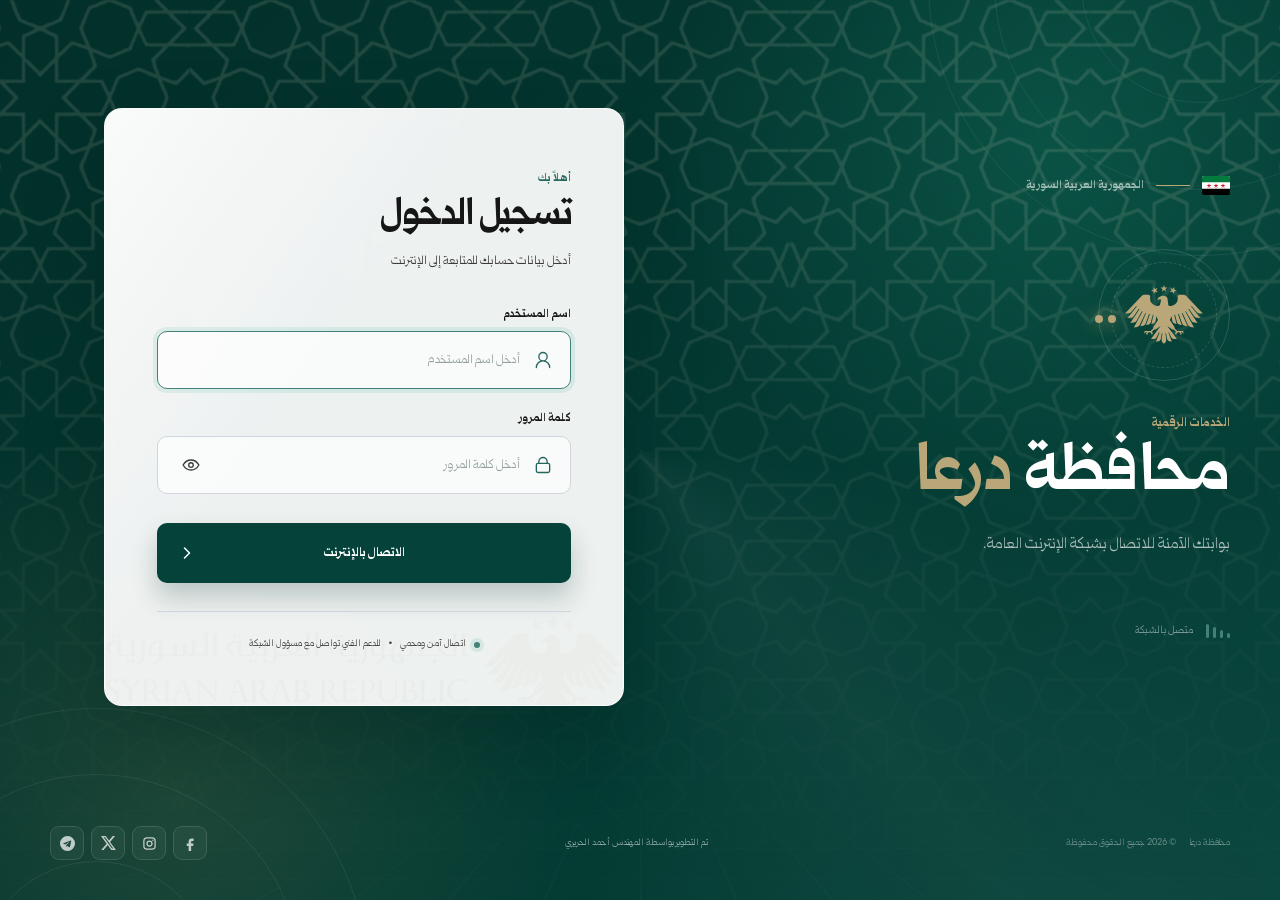
<file: index.html>
<!doctype html>
<html lang="ar" dir="rtl">
  <head>
    <meta charset="UTF-8" />
    <meta name="viewport" content="width=device-width, initial-scale=1" />
    <meta name="theme-color" content="#123f35" />
    <meta name="description" content="بوابة الدخول إلى شبكة الإنترنت في محافظة درعا" />
    <title>بوابة الإنترنت | محافظة درعا</title>
    <link rel="icon" href="assets/brand/logo.svg" type="image/svg+xml" />
    <link rel="stylesheet" href="assets/css/main.css" />
    <script src="assets/js/main.js" defer></script>
  </head>

  <body>
    <div class="ambient" aria-hidden="true">
      <span class="ambient__orb ambient__orb--one"></span>
      <span class="ambient__orb ambient__orb--two"></span>
      <span class="ambient__grid"></span>
    </div>

    <main class="portal-shell">
      <section class="identity" aria-label="هوية الجهة">
        <div class="identity__eyebrow">
          <img src="assets/brand/flag.svg" alt="" />
          <span class="identity__eyebrow-line"></span>
          الجمهورية العربية السورية
        </div>

        <div class="emblem" aria-hidden="true">
          <span class="emblem__orbit emblem__orbit--outer"></span>
          <span class="emblem__orbit emblem__orbit--inner"></span>
          <img src="assets/brand/logo.svg" alt="" />
        </div>

        <div>
          <p class="identity__overline">الخدمات الرقمية</p>
          <h1><span class="identity__title-prefix">محافظة</span><span class="identity__title-place">درعا</span></h1>
          <p class="identity__copy">
            بوابتك الآمنة للاتصال بشبكة الإنترنت العامة.
          </p>
        </div>

        <div class="identity__signal" aria-hidden="true">
          <i></i><i></i><i></i><i></i>
          <span>متصل بالشبكة</span>
        </div>
      </section>

      <section class="login-card" aria-labelledby="login-title">
        <header class="login-card__header">
          <p class="login-card__kicker">أهلاً بك</p>
          <h2 id="login-title">تسجيل الدخول</h2>
          <p>أدخل بيانات حسابك للمتابعة إلى الإنترنت</p>
        </header>

        <p id="router-message" class="form-message" role="alert" hidden>$(error)</p>

        <form id="login-form" action="$(link-login-only)" method="post">
          <input type="hidden" name="dst" value="$(link-orig)" />
          <input type="hidden" name="popup" value="true" />

          <label class="field">
            <span class="field__label">اسم المستخدم</span>
            <span class="field__control">
              <svg viewBox="0 0 24 24" aria-hidden="true">
                <path d="M20 21a8 8 0 0 0-16 0M12 13a5 5 0 1 0 0-10 5 5 0 0 0 0 10Z" />
              </svg>
              <input
                name="username"
                type="text"
                autocomplete="username"
                inputmode="text"
                placeholder="أدخل اسم المستخدم"
                required
                autofocus
              />
            </span>
          </label>

          <label class="field">
            <span class="field__label">كلمة المرور</span>
            <span class="field__control">
              <svg viewBox="0 0 24 24" aria-hidden="true">
                <path d="M7 10V8a5 5 0 0 1 10 0v2m1 11H6a2 2 0 0 1-2-2v-7a2 2 0 0 1 2-2h12a2 2 0 0 1 2 2v7a2 2 0 0 1-2 2Z" />
              </svg>
              <input
                id="password"
                name="password"
                type="password"
                autocomplete="current-password"
                placeholder="أدخل كلمة المرور"
                required
              />
              <button
                id="toggle-password"
                class="field__toggle"
                type="button"
                aria-label="إظهار كلمة المرور"
                aria-pressed="false"
              >
                <svg viewBox="0 0 24 24" aria-hidden="true">
                  <path d="M2.5 12s3.5-6 9.5-6 9.5 6 9.5 6-3.5 6-9.5 6-9.5-6-9.5-6Z" />
                  <circle cx="12" cy="12" r="2.75" />
                </svg>
              </button>
            </span>
          </label>

          <button class="submit-button" type="submit">
            <span>الاتصال بالإنترنت</span>
            <svg viewBox="0 0 24 24" aria-hidden="true">
              <path d="m9 18 6-6-6-6" />
            </svg>
          </button>
        </form>

        <footer class="login-card__footer">
          <span class="secure-dot" aria-hidden="true"></span>
          اتصال آمن ومحمي
          <span aria-hidden="true">•</span>
          للدعم الفني تواصل مع مسؤول الشبكة
        </footer>
      </section>
    </main>

    <footer class="page-footer">
      <div class="page-footer__meta">
        <span>محافظة درعا</span>
        <span>© <span id="year"></span> جميع الحقوق محفوظة</span>
      </div>
      <span class="page-footer__developer">تم التطوير بواسطة المهندس أحمد الحريري</span>
      <nav class="social-links" aria-label="حسابات محافظة درعا على مواقع التواصل الاجتماعي">
        <a class="social-link social-link--facebook" href="https://www.facebook.com/DaraaGov1/" target="_blank" rel="noopener noreferrer" aria-label="فيسبوك"></a>
        <a class="social-link social-link--instagram" href="https://www.instagram.com/daraagov1/" target="_blank" rel="noopener noreferrer" aria-label="إنستغرام"></a>
        <a class="social-link social-link--x" href="https://x.com/DaraaGov1" target="_blank" rel="noopener noreferrer" aria-label="إكس"></a>
        <a class="social-link social-link--telegram" href="https://t.me/DaraaGov1" target="_blank" rel="noopener noreferrer" aria-label="تيليغرام"></a>
      </nav>
    </footer>
  </body>
</html>
</file>
<file: assets/css/main.css>
@font-face {
  font-family: "Lato Digits";
  src: url("../fonts/lato-digits-regular.ttf") format("truetype");
  font-style: normal;
  font-weight: 400;
  font-display: swap;
  unicode-range: U+0030-0039;
}

@font-face {
  font-family: "Lato Digits";
  src: url("../fonts/lato-digits-bold.ttf") format("truetype");
  font-style: normal;
  font-weight: 700 900;
  font-display: swap;
  unicode-range: U+0030-0039;
}

@font-face {
  font-family: "Qomra";
  src: url("../fonts/qomra-regular.ttf") format("truetype");
  font-style: normal;
  font-weight: 400;
  font-display: swap;
}

@font-face {
  font-family: "Qomra";
  src: url("../fonts/qomra-bold.ttf") format("truetype");
  font-style: normal;
  font-weight: 700 900;
  font-display: swap;
}

:root {
  --brand-950: #022f29;
  --brand-900: #054239;
  --brand-700: #25675d;
  --brand-500: #428177;
  --accent: #b9a779;
  --paper: #edebe0;
  --ink: #161616;
  --muted: #3d3a3b;
  --line: #d0d5dd;
  --white: #fff;
  --danger: #e25839;
  --radius: 18px;
  --shadow: 0 32px 80px rgba(3, 25, 20, 0.24);
}

*,
*::before,
*::after {
  box-sizing: border-box;
}

html {
  min-width: 320px;
  color-scheme: light;
}

body {
  min-height: 100svh;
  margin: 0;
  overflow-x: hidden;
  color: var(--ink);
  background: var(--brand-950);
  font-family: "Lato Digits", "Qomra", Tahoma, Arial, sans-serif;
  -webkit-font-smoothing: antialiased;
}

button,
input {
  font: inherit;
}

button,
input,
a {
  -webkit-tap-highlight-color: transparent;
}

.ambient,
.ambient::before,
.ambient::after {
  position: fixed;
  inset: 0;
  pointer-events: none;
}

.ambient {
  overflow: hidden;
  background:
    radial-gradient(circle at 82% 16%, rgba(32, 161, 127, 0.24), transparent 30%),
    radial-gradient(circle at 14% 88%, rgba(216, 181, 107, 0.12), transparent 28%),
    linear-gradient(135deg, var(--brand-950), var(--brand-900));
}

.ambient::before {
  content: "";
  opacity: 0.14;
  background: url("../brand/background.png") top center / 300px 529px repeat;
  -webkit-mask-image: linear-gradient(to top, transparent 0%, rgba(0, 0, 0, 0.22) 30%, #000 78%);
  mask-image: linear-gradient(to top, transparent 0%, rgba(0, 0, 0, 0.22) 30%, #000 78%);
}

.ambient::after {
  content: "";
  inset: -35%;
  background: conic-gradient(from 90deg, transparent, rgba(255, 255, 255, 0.045), transparent 28%);
  animation: atmosphere 24s linear infinite;
}

.ambient__orb {
  position: absolute;
  display: block;
  width: 34rem;
  aspect-ratio: 1;
  border: 1px solid rgba(255, 255, 255, 0.07);
  border-radius: 50%;
}

.ambient__orb::before,
.ambient__orb::after {
  position: absolute;
  content: "";
  inset: 12%;
  border: inherit;
  border-radius: inherit;
}

.ambient__orb::after {
  inset: 28%;
}

.ambient__orb--one {
  top: -18rem;
  right: -12rem;
  animation: drift 14s ease-in-out infinite alternate;
}

.ambient__orb--two {
  bottom: -22rem;
  left: -11rem;
  animation: drift 18s ease-in-out -4s infinite alternate-reverse;
}

.ambient__grid {
  position: absolute;
  inset: auto 0 0;
  height: 32%;
  opacity: 0.09;
  background-image:
    linear-gradient(rgba(255, 255, 255, 0.22) 1px, transparent 1px),
    linear-gradient(90deg, rgba(255, 255, 255, 0.22) 1px, transparent 1px);
  background-size: 64px 64px;
  transform: perspective(420px) rotateX(62deg) scale(1.5);
  transform-origin: bottom;
  mask-image: linear-gradient(transparent, #000);
}

.portal-shell {
  position: relative;
  z-index: 1;
  display: grid;
  grid-template-columns: minmax(0, 0.9fr) minmax(360px, 520px);
  align-items: center;
  width: min(1180px, calc(100% - 48px));
  min-height: calc(100svh - 86px);
  margin: 0 auto;
  gap: clamp(56px, 9vw, 132px);
}

.identity {
  display: grid;
  justify-items: start;
  color: var(--white);
  animation: reveal 900ms 120ms both cubic-bezier(0.2, 0.8, 0.2, 1);
}

.identity__eyebrow {
  display: flex;
  align-items: center;
  gap: 12px;
  margin-bottom: clamp(32px, 6vh, 64px);
  color: rgba(255, 255, 255, 0.62);
  font-size: 0.7rem;
  font-weight: 600;
  letter-spacing: 0;
}

.identity__eyebrow-line {
  width: 34px;
  height: 1px;
  background: var(--accent);
}

.identity__eyebrow img {
  width: 28px;
  height: 19px;
  border-radius: 2px;
  object-fit: cover;
}

.emblem {
  position: relative;
  display: grid;
  place-items: center;
  width: 132px;
  aspect-ratio: 1;
  margin-bottom: 34px;
}

.emblem img {
  position: relative;
  z-index: 2;
  width: 78px;
  height: 78px;
  object-fit: contain;
  filter: drop-shadow(0 10px 25px rgba(0, 0, 0, 0.18));
}

.emblem__orbit {
  position: absolute;
  inset: 0;
  border: 1px solid rgba(255, 255, 255, 0.15);
  border-radius: 50%;
}

.emblem__orbit::after {
  position: absolute;
  top: 50%;
  left: -4px;
  width: 8px;
  aspect-ratio: 1;
  content: "";
  border-radius: 50%;
  background: var(--accent);
  box-shadow: 0 0 18px var(--accent);
}

.emblem__orbit--outer {
  animation: spin 10s linear infinite;
}

.emblem__orbit--inner {
  inset: 13px;
  border-style: dashed;
  animation: spin 14s linear reverse infinite;
}

.identity__overline {
  margin: 0 0 8px;
  color: var(--accent);
  font-size: 0.78rem;
  font-weight: 700;
  letter-spacing: 0;
}

.identity h1 {
  display: flex;
  align-items: baseline;
  flex-wrap: nowrap;
  gap: 0.16em;
  margin: 0;
  max-width: 100%;
  font-size: clamp(2.75rem, 5.2vw, 4.8rem);
  font-weight: 800;
  line-height: 1.05;
  letter-spacing: 0;
  white-space: nowrap;
}

.identity__title-prefix {
  color: var(--white);
}

.identity__title-place {
  color: var(--accent);
}

.identity__copy {
  max-width: 440px;
  margin: 20px 0 0;
  color: rgba(255, 255, 255, 0.66);
  font-size: clamp(0.82rem, 1.2vw, 0.96rem);
  line-height: 2;
}

.identity__signal {
  display: flex;
  align-items: end;
  gap: 4px;
  margin-top: clamp(40px, 7vh, 72px);
  color: rgba(255, 255, 255, 0.48);
  font-size: 0.66rem;
}

.identity__signal i {
  display: block;
  width: 3px;
  height: 5px;
  border-radius: 9px;
  background: var(--brand-500);
  animation: signal 1.4s ease-in-out infinite;
}

.identity__signal i:nth-child(2) { height: 8px; animation-delay: 100ms; }
.identity__signal i:nth-child(3) { height: 11px; animation-delay: 200ms; }
.identity__signal i:nth-child(4) { height: 14px; animation-delay: 300ms; }
.identity__signal span { margin-inline-start: 8px; }

.login-card {
  position: relative;
  overflow: hidden;
  width: 100%;
  min-width: 0;
  padding: clamp(28px, 5vw, 52px);
  border: 1px solid rgba(255, 255, 255, 0.72);
  border-radius: var(--radius);
  background: rgba(255, 255, 255, 0.93);
  box-shadow: var(--shadow);
  backdrop-filter: blur(22px);
  animation: card-in 850ms 220ms both cubic-bezier(0.16, 1, 0.3, 1);
}

.login-card::before {
  position: absolute;
  inset: 0;
  content: "";
  pointer-events: none;
  background: linear-gradient(125deg, rgba(255, 255, 255, 0.7), transparent 42%);
}

.login-card::after {
  position: absolute;
  right: -25%;
  bottom: -18px;
  width: 150%;
  height: 110px;
  content: "";
  opacity: 0.055;
  pointer-events: none;
  background: url("../brand/ornament.svg") center / contain no-repeat;
}

.login-card__header,
.login-card form,
.login-card__footer,
.form-message {
  position: relative;
  z-index: 1;
}

.login-card__header {
  margin-bottom: 34px;
}

.login-card__kicker {
  margin: 0 0 7px;
  color: var(--brand-700) !important;
  font-size: 0.72rem !important;
  font-weight: 700;
}

.login-card__header h2 {
  margin: 0;
  font-size: clamp(1.75rem, 4vw, 2.35rem);
  line-height: 1.4;
  letter-spacing: -0.04em;
}

.login-card__header p {
  margin: 8px 0 0;
  color: var(--muted);
  font-size: 0.76rem;
  line-height: 1.8;
}

.form-message {
  margin: -14px 0 24px;
  padding: 12px 14px;
  border: 1px solid rgba(180, 35, 24, 0.15);
  border-radius: 10px;
  color: var(--danger);
  background: rgba(180, 35, 24, 0.06);
  font-size: 0.72rem;
}

.field {
  display: block;
  margin-bottom: 20px;
}

.field__label {
  display: block;
  margin-bottom: 9px;
  font-size: 0.72rem;
  font-weight: 700;
}

.field__control {
  display: flex;
  align-items: center;
  min-height: 58px;
  padding: 0 17px;
  border: 1px solid var(--line);
  border-radius: 10px;
  background: rgba(255, 255, 255, 0.7);
  transition: border-color 180ms ease, box-shadow 180ms ease, transform 180ms ease;
}

.field__control:focus-within {
  border-color: var(--brand-500);
  box-shadow: 0 0 0 4px rgba(32, 161, 127, 0.11);
  transform: translateY(-1px);
}

.field__control > svg,
.field__toggle svg {
  width: 20px;
  flex: 0 0 auto;
  fill: none;
  stroke: currentColor;
  stroke-linecap: round;
  stroke-linejoin: round;
  stroke-width: 1.6;
}

.field__control > svg {
  color: var(--brand-700);
}

.field input {
  width: 100%;
  min-width: 0;
  padding: 17px 13px;
  border: 0;
  outline: 0;
  color: var(--ink);
  background: transparent;
  font-size: 0.78rem;
}

.field input::placeholder {
  color: #93a09c;
}

.field__toggle {
  display: grid;
  place-items: center;
  width: 36px;
  height: 36px;
  padding: 0;
  border: 0;
  border-radius: 8px;
  color: var(--muted);
  background: transparent;
  cursor: pointer;
}

.field__toggle:hover,
.field__toggle:focus-visible {
  color: var(--brand-700);
  background: rgba(20, 107, 87, 0.08);
  outline: none;
}

.submit-button {
  position: relative;
  display: flex;
  align-items: center;
  justify-content: center;
  width: 100%;
  min-height: 60px;
  margin-top: 29px;
  overflow: hidden;
  border: 0;
  border-radius: 10px;
  color: var(--white);
  background: var(--brand-900);
  box-shadow: 0 14px 26px rgba(12, 56, 47, 0.23);
  cursor: pointer;
  font-size: 0.78rem;
  font-weight: 700;
  transition: transform 180ms ease, box-shadow 180ms ease, background 180ms ease;
}

.submit-button::before {
  position: absolute;
  inset: 0;
  content: "";
  background: linear-gradient(110deg, transparent 15%, rgba(255, 255, 255, 0.16) 45%, transparent 72%);
  transform: translateX(120%);
  transition: transform 650ms ease;
}

.submit-button:hover {
  background: var(--brand-700);
  box-shadow: 0 18px 34px rgba(12, 56, 47, 0.28);
  transform: translateY(-2px);
}

.submit-button:hover::before {
  transform: translateX(-120%);
}

.submit-button:active {
  transform: translateY(0) scale(0.99);
}

.submit-button:focus-visible {
  outline: 3px solid rgba(32, 161, 127, 0.35);
  outline-offset: 3px;
}

.submit-button svg {
  position: absolute;
  left: 20px;
  width: 20px;
  fill: none;
  stroke: currentColor;
  stroke-linecap: round;
  stroke-linejoin: round;
  stroke-width: 1.8;
  transition: transform 180ms ease;
}

.submit-button:hover svg {
  transform: translateX(-4px);
}

.login-card__footer {
  display: flex;
  flex-wrap: wrap;
  align-items: center;
  justify-content: center;
  gap: 8px;
  margin-top: 28px;
  padding-top: 24px;
  border-top: 1px solid var(--line);
  color: var(--muted);
  font-size: 0.6rem;
  line-height: 1.7;
  text-align: center;
}

.secure-dot {
  width: 6px;
  height: 6px;
  border-radius: 50%;
  background: var(--brand-500);
  box-shadow: 0 0 0 4px rgba(32, 161, 127, 0.12);
}

.page-footer {
  position: relative;
  z-index: 1;
  display: flex;
  align-items: center;
  justify-content: space-between;
  width: min(1180px, calc(100% - 48px));
  min-height: 58px;
  margin: 0 auto;
  color: rgba(255, 255, 255, 0.4);
  font-size: 0.58rem;
}

.page-footer__meta {
  display: flex;
  flex-wrap: wrap;
  align-items: center;
  gap: 8px 14px;
}

.page-footer__developer {
  color: rgba(255, 255, 255, 0.56);
  text-align: center;
}

.social-links {
  display: flex;
  align-items: center;
  gap: 7px;
}

.social-link {
  --social-icon: none;
  display: grid;
  place-items: center;
  width: 34px;
  height: 34px;
  border: 1px solid rgba(255, 255, 255, 0.12);
  border-radius: 9px;
  color: rgba(255, 255, 255, 0.72);
  background: rgba(255, 255, 255, 0.045);
  transition: color 180ms ease, border-color 180ms ease, background 180ms ease, transform 180ms ease;
}

.social-link::before {
  width: 15px;
  height: 15px;
  content: "";
  background: currentColor;
  -webkit-mask: var(--social-icon) center / contain no-repeat;
  mask: var(--social-icon) center / contain no-repeat;
}

.social-link:hover,
.social-link:focus-visible {
  border-color: rgba(185, 167, 121, 0.5);
  outline: none;
  color: var(--accent);
  background: rgba(185, 167, 121, 0.1);
  transform: translateY(-2px);
}

.social-link--facebook { --social-icon: url("../brand/facebook-glyph.svg"); }
.social-link--instagram { --social-icon: url("../brand/instagram-glyph.svg"); }
.social-link--x { --social-icon: url("../brand/x.svg"); }
.social-link--telegram { --social-icon: url("../brand/telegram.svg"); }

@keyframes atmosphere {
  to { transform: rotate(1turn); }
}

@keyframes drift {
  to { transform: translate3d(30px, 24px, 0) scale(1.08); }
}

@keyframes spin {
  to { transform: rotate(1turn); }
}

@keyframes signal {
  50% { opacity: 0.35; transform: scaleY(0.62); transform-origin: bottom; }
}

@keyframes reveal {
  from { opacity: 0; transform: translate3d(30px, 0, 0); }
  to { opacity: 1; transform: none; }
}

@keyframes card-in {
  from { opacity: 0; transform: translate3d(-28px, 26px, 0) scale(0.97); }
  to { opacity: 1; transform: none; }
}

@media (max-width: 860px) {
  .portal-shell {
    grid-template-columns: 1fr;
    width: min(560px, calc(100% - 32px));
    padding: 42px 0 32px;
    gap: 34px;
  }

  .identity {
    justify-items: center;
    text-align: center;
  }

  .identity__eyebrow,
  .identity__signal,
  .identity__copy {
    display: none;
  }

  .emblem {
    width: 100px;
    margin-bottom: 18px;
  }

  .emblem img {
    width: 60px;
    height: 60px;
  }

  .identity h1 {
    font-size: clamp(2.35rem, 11vw, 3.5rem);
  }

  .page-footer {
    width: min(560px, calc(100% - 32px));
  }
}

@media (max-width: 480px) {
  :root { --radius: 16px; }

  .portal-shell {
    width: auto;
    margin-inline: 16px;
    padding-top: 30px;
  }

  .login-card {
    padding: 28px 20px 24px;
  }

  .page-footer {
    width: auto;
    margin-inline: 16px;
    flex-direction: column;
    align-items: center;
    justify-content: center;
    gap: 10px;
    padding-bottom: 16px;
  }

  .page-footer__meta {
    justify-content: center;
  }
}

@media (max-height: 600px) and (min-width: 640px) {
  .portal-shell {
    grid-template-columns: minmax(0, 0.7fr) minmax(340px, 440px);
    width: min(920px, calc(100% - 32px));
    min-height: 100svh;
    padding: 18px 0;
    gap: 32px;
  }

  .identity {
    justify-items: start;
    text-align: right;
  }

  .identity__eyebrow,
  .identity__copy,
  .identity__signal,
  .login-card__header > p:not(.login-card__kicker),
  .login-card__footer,
  .page-footer {
    display: none;
  }

  .emblem {
    width: 82px;
    margin-bottom: 12px;
  }

  .emblem img {
    width: 50px;
    height: 50px;
  }

  .identity h1 {
    font-size: clamp(2rem, 5vw, 3rem);
  }

  .login-card {
    padding: 22px 26px;
  }

  .login-card__header {
    margin-bottom: 14px;
  }

  .field {
    margin-bottom: 10px;
  }

  .field__label {
    margin-bottom: 5px;
  }

  .field__control {
    min-height: 48px;
  }

  .field input {
    padding-block: 12px;
  }

  .submit-button {
    min-height: 50px;
    margin-top: 14px;
  }
}

@media (prefers-reduced-motion: reduce) {
  *,
  *::before,
  *::after {
    scroll-behavior: auto !important;
    animation-duration: 0.01ms !important;
    animation-iteration-count: 1 !important;
    transition-duration: 0.01ms !important;
  }
}
</file>
